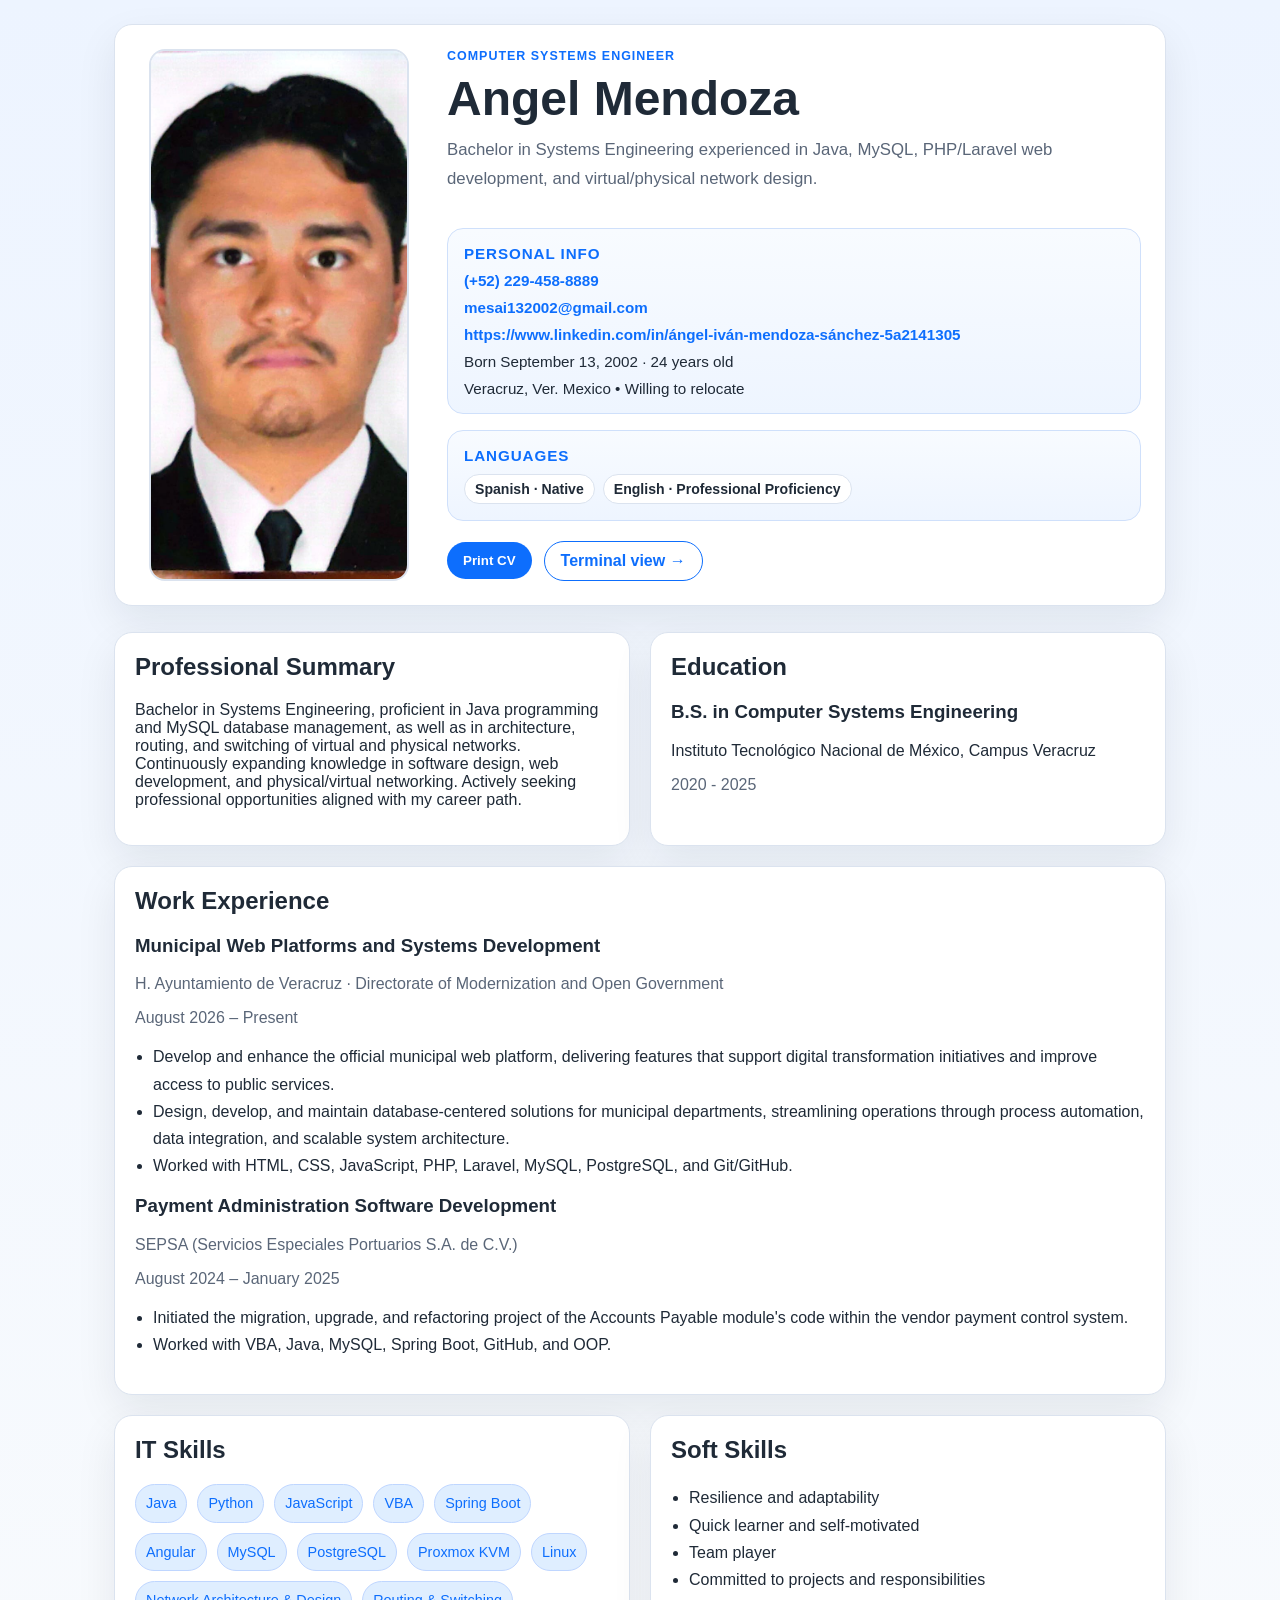
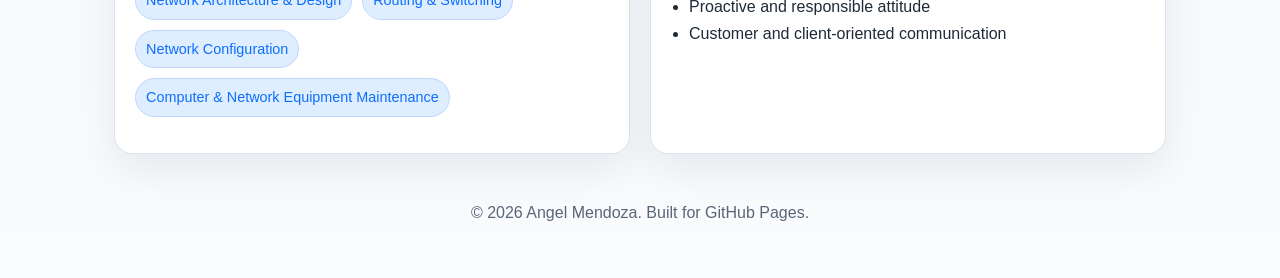
<file: index.html>
<!DOCTYPE html>
<html lang="en">
  <head>
    <meta charset="UTF-8" />
    <meta name="viewport" content="width=device-width, initial-scale=1.0" />
    <meta
      name="description"
      content="Angel Mendoza CV - Computer Systems Engineer"
    />
    <title>Angel Mendoza | CV</title>
    <link rel="stylesheet" href="styles.css" />
  </head>
  <body>
    <div class="page-shell">
      <header class="hero-card">
        <div class="hero-image-wrap">
          <img
            src="assets/FotoPerfil1.jpeg"
            alt="Angel Mendoza profile portrait"
            class="hero-image"
          />
        </div>

        <div class="hero-content">
          <p class="eyebrow">Computer Systems Engineer</p>
          <h1>Angel Mendoza</h1>
          <p class="lead">
            Bachelor in Systems Engineering experienced in Java, MySQL,
            PHP/Laravel web development, and virtual/physical network design.
          </p>

          <div class="hero-details-grid">
            <div class="contact-card">
              <h3>Personal Info</h3>
              <div class="contact-list">
                <a href="tel:+522294588889">(+52) 229-458-8889</a>
                <a href="mailto:mesai132002@gmail.com">mesai132002@gmail.com</a>
                <a href="https://www.linkedin.com/in/ángel-iván-mendoza-sánchez-5a2141305" target="_blank" rel="noreferrer">
                  https://www.linkedin.com/in/ángel-iván-mendoza-sánchez-5a2141305
                </a>
                <span>Born September 13, 2002 · <span data-age>24</span> years old</span>
                <span>Veracruz, Ver. Mexico • Willing to relocate</span>
              </div>
            </div>

            <div class="language-card">
              <h3>Languages</h3>
              <div class="language-tags">
                <span>Spanish · Native</span>
                <span>English · Professional Proficiency</span>
              </div>
            </div>
          </div>

          <div class="actions">
            <button id="printButton" type="button">Print CV</button>
            <a href="terminal.html" class="alt-view-link">Terminal view &rarr;</a>
          </div>
        </div>
      </header>

      <main class="grid-layout">
        <section class="panel">
          <h2>Professional Summary</h2>
          <p>
            Bachelor in Systems Engineering, proficient in Java programming and
            MySQL database management, as well as in architecture, routing, and
            switching of virtual and physical networks. Continuously expanding
            knowledge in software design, web development, and physical/virtual
            networking. Actively seeking professional opportunities aligned
            with my career path.
          </p>
        </section>

        <section class="panel">
          <h2>Education</h2>
          <div class="item">
            <h3>B.S. in Computer Systems Engineering</h3>
            <p>Instituto Tecnológico Nacional de México, Campus Veracruz</p>
            <p class="meta">2020 - 2025</p>
          </div>
        </section>

        <section class="panel wide">
          <h2>Work Experience</h2>

          <article class="item">
            <h3>Municipal Web Platforms and Systems Development</h3>
            <p class="company">H. Ayuntamiento de Veracruz · Directorate of Modernization and Open Government</p>
            <p class="meta">August 2026 – Present</p>
            <ul>
              <li>
                Develop and enhance the official municipal web platform,
                delivering features that support digital transformation
                initiatives and improve access to public services.
              </li>
              <li>
                Design, develop, and maintain database-centered solutions for
                municipal departments, streamlining operations through process
                automation, data integration, and scalable system architecture.
              </li>
              <li>Worked with HTML, CSS, JavaScript, PHP, Laravel, MySQL, PostgreSQL, and Git/GitHub.</li>
            </ul>
          </article>

          <article class="item">
            <h3>Payment Administration Software Development</h3>
            <p class="company">SEPSA (Servicios Especiales Portuarios S.A. de C.V.)</p>
            <p class="meta">August 2024 – January 2025</p>
            <ul>
              <li>
                Initiated the migration, upgrade, and refactoring project of the
                Accounts Payable module's code within the vendor payment control
                system.
              </li>
              <li>Worked with VBA, Java, MySQL, Spring Boot, GitHub, and OOP.</li>
            </ul>
          </article>
        </section>

        <section class="panel">
          <h2>IT Skills</h2>
          <ul class="chips-list">
            <li>Java</li>
            <li>Python</li>
            <li>JavaScript</li>
            <li>VBA</li>
            <li>Spring Boot</li>
            <li>Angular</li>
            <li>MySQL</li>
            <li>PostgreSQL</li>
            <li>Proxmox KVM</li>
            <li>Linux</li>
            <li>Network Architecture & Design</li>
            <li>Routing & Switching</li>
            <li>Network Configuration</li>
            <li>Computer & Network Equipment Maintenance</li>
          </ul>
        </section>

        <section class="panel">
          <h2>Soft Skills</h2>
          <ul>
            <li>Resilience and adaptability</li>
            <li>Quick learner and self-motivated</li>
            <li>Team player</li>
            <li>Committed to projects and responsibilities</li>
            <li>Proactive and responsible attitude</li>
            <li>Customer and client-oriented communication</li>
          </ul>
        </section>
      </main>
    </div>

    <footer class="site-footer">
      <p>© <span id="year"></span> Angel Mendoza. Built for GitHub Pages.</p>
    </footer>

    <script src="script.js"></script>
  </body>
</html>
</file>
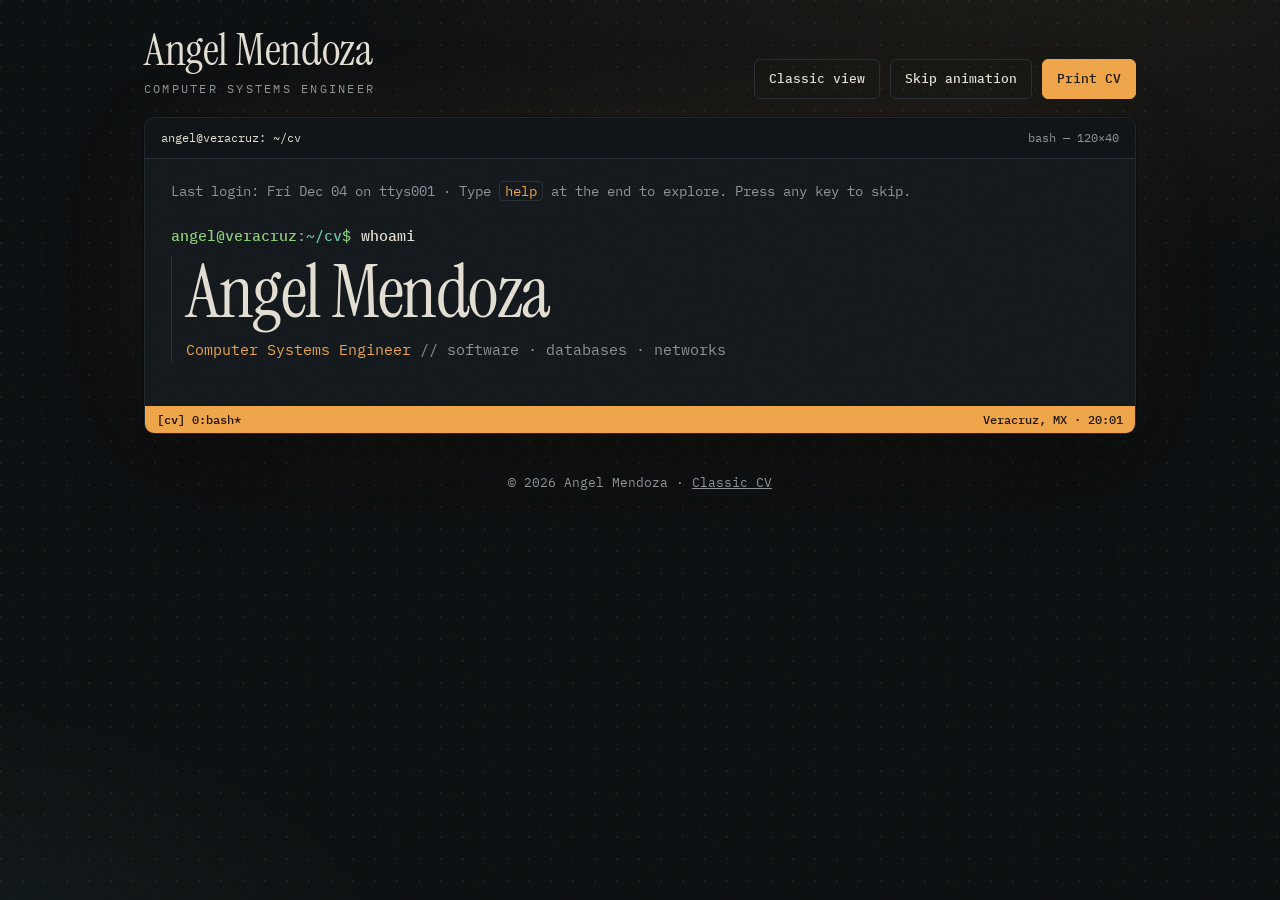
<file: terminal.html>
<!DOCTYPE html>
<html lang="en">
  <head>
    <meta charset="UTF-8" />
    <meta name="viewport" content="width=device-width, initial-scale=1.0" />
    <meta
      name="description"
      content="Angel Mendoza CV - Computer Systems Engineer (terminal view)"
    />
    <title>Angel Mendoza | Terminal CV</title>
    <link rel="preconnect" href="https://fonts.googleapis.com" />
    <link rel="preconnect" href="https://fonts.gstatic.com" crossorigin />
    <link
      href="https://fonts.googleapis.com/css2?family=IBM+Plex+Mono:ital,wght@0,400;0,500;0,600;1,400&family=Instrument+Serif:ital@0;1&display=swap"
      rel="stylesheet"
    />
    <link rel="stylesheet" href="terminal.css" />
  </head>
  <body>
    <header class="topbar">
      <div class="brand">
        <span class="brand-name">Angel Mendoza</span>
        <span class="brand-role">Computer Systems Engineer</span>
      </div>
      <nav class="topbar-actions" aria-label="View options">
        <a href="index.html" class="ghost-link">Classic view</a>
        <button type="button" id="skipButton" class="ghost-btn">Skip animation</button>
        <button type="button" id="printButton" class="solid-btn">Print CV</button>
      </nav>
    </header>

    <main class="stage">
      <div class="terminal" id="terminal">
        <div class="titlebar" aria-hidden="true">
          <span class="titlebar-path">angel@veracruz: ~/cv</span>
          <span class="titlebar-shell">bash — 120×40</span>
        </div>

        <div class="screen" id="screen">
          <p class="motd">
            Last login: <span id="lastLogin">Sun Oct 4</span> on ttys001 · Type
            <kbd>help</kbd> at the end to explore. Press any key to skip.
          </p>

          <!-- whoami -->
          <section class="block" data-cmd="whoami" aria-label="Identity">
            <div class="prompt-line">
              <span class="ps1">angel@veracruz<span class="ps1-sep">:</span><span class="ps1-path">~/cv</span>$</span>
              <span class="cmd">whoami</span>
            </div>
            <div class="output">
              <h1 class="who-name">Angel Mendoza</h1>
              <p class="who-role">Computer Systems Engineer <span class="dim">// software · databases · networks</span></p>
            </div>
          </section>

          <!-- profile -->
          <section class="block" data-cmd="contact" aria-label="Personal information">
            <div class="prompt-line">
              <span class="ps1">angel@veracruz<span class="ps1-sep">:</span><span class="ps1-path">~/cv</span>$</span>
              <span class="cmd">cat profile.json</span>
            </div>
            <div class="output json">
<pre>{
  <span class="k">"role"</span>: <span class="s">"Computer Systems Engineer"</span>,
  <span class="k">"location"</span>: <span class="s">"Veracruz, Mexico"</span>,
  <span class="k">"phone"</span>: <a class="s" href="tel:+522294588889">"+52 229 458 8889"</a>,
  <span class="k">"email"</span>: <a class="s" href="mailto:mesai132002@gmail.com">"mesai132002@gmail.com"</a>,
  <span class="k">"linkedin"</span>: <a class="s" href="https://www.linkedin.com/in/ángel-iván-mendoza-sánchez-5a2141305" target="_blank" rel="noreferrer">"in/ángel-iván-mendoza-sánchez"</a>,
  <span class="k">"birthdate"</span>: <span class="s">"2002-09-13"</span>,
  <span class="k">"age"</span>: <span class="n" data-age>24</span>,
  <span class="k">"willing_to_relocate"</span>: <span class="n">true</span>
}</pre>
            </div>
          </section>

          <!-- summary -->
          <section class="block" data-cmd="summary" aria-label="Professional summary">
            <div class="prompt-line">
              <span class="ps1">angel@veracruz<span class="ps1-sep">:</span><span class="ps1-path">~/cv</span>$</span>
              <span class="cmd">cat summary.md</span>
            </div>
            <div class="output prose">
              <p class="md-h"># Professional Summary</p>
              <p>
                Bachelor in Systems Engineering, proficient in Java programming
                and MySQL database management, as well as in architecture,
                routing, and switching of virtual and physical networks.
                Continuously expanding knowledge in software design, web
                development, and physical/virtual networking. Actively seeking
                professional opportunities aligned with my career path.
              </p>
            </div>
          </section>

          <!-- experience -->
          <section class="block" data-cmd="experience" aria-label="Work experience">
            <div class="prompt-line">
              <span class="ps1">angel@veracruz<span class="ps1-sep">:</span><span class="ps1-path">~/cv</span>$</span>
              <span class="cmd">git log --career</span>
            </div>
            <div class="output">
              <article class="commit">
                <p class="commit-head">
                  <span class="hash">commit 8e41c0a</span>
                  <span class="refs">(<span class="ref-head">HEAD -&gt; career</span>, <span class="ref-tag">present</span>)</span>
                </p>
                <p class="commit-meta"><span class="dim">Org:</span>  H. Ayuntamiento de Veracruz · Directorate of Modernization and Open Government</p>
                <p class="commit-meta"><span class="dim">Date:</span> August 2026 — Present</p>
                <h2 class="commit-msg"><span class="type">feat:</span> Municipal Web Platforms and Systems Development</h2>
                <ul class="commit-body">
                  <li>Develop and enhance the official municipal web platform, delivering features that support digital transformation initiatives and improve access to public services.</li>
                  <li>Design, develop, and maintain database-centered solutions for municipal departments, streamlining operations through process automation, data integration, and scalable system architecture.</li>
                </ul>
                <p class="stack"><span class="dim">stack:</span>
                  <span>HTML</span><span>CSS</span><span>JavaScript</span><span>PHP</span><span>Laravel</span><span>MySQL</span><span>PostgreSQL</span><span>Git/GitHub</span>
                </p>
              </article>

              <article class="commit">
                <p class="commit-head">
                  <span class="hash">commit 3b9d27f</span>
                </p>
                <p class="commit-meta"><span class="dim">Org:</span>  SEPSA (Servicios Especiales Portuarios S.A. de C.V.)</p>
                <p class="commit-meta"><span class="dim">Date:</span> August 2024 — January 2025</p>
                <h2 class="commit-msg"><span class="type">refactor:</span> Payment Administration Software Development</h2>
                <ul class="commit-body">
                  <li>Initiated the migration, upgrade, and refactoring project of the "Accounts Payable" module's code within SEPSA's vendor payment control system.</li>
                </ul>
                <p class="stack"><span class="dim">stack:</span>
                  <span>VBA</span><span>OOP</span><span>Java</span><span>MySQL</span><span>Spring Boot</span><span>GitHub</span>
                </p>
              </article>
            </div>
          </section>

          <!-- education -->
          <section class="block" data-cmd="education" aria-label="Education">
            <div class="prompt-line">
              <span class="ps1">angel@veracruz<span class="ps1-sep">:</span><span class="ps1-path">~/cv</span>$</span>
              <span class="cmd">cat education.md</span>
            </div>
            <div class="output prose">
              <p class="md-h"># B.S. in Computer Systems Engineering</p>
              <p>Instituto Tecnológico Nacional de México, Campus Veracruz</p>
              <p><span class="dim">period:</span> 2020 — 2025 <span class="ok">[completed]</span></p>
            </div>
          </section>

          <!-- skills -->
          <section class="block" data-cmd="skills" aria-label="IT skills">
            <div class="prompt-line">
              <span class="ps1">angel@veracruz<span class="ps1-sep">:</span><span class="ps1-path">~/cv</span>$</span>
              <span class="cmd">tree skills/</span>
            </div>
            <div class="output">
              <p class="tree-root">skills/</p>
              <ul class="tree">
                <li><span class="dir">languages/</span><span class="leaf">Java · Python · JavaScript · VBA</span></li>
                <li><span class="dir">frameworks/</span><span class="leaf">Spring Boot · Angular</span></li>
                <li><span class="dir">databases/</span><span class="leaf">MySQL · PostgreSQL</span></li>
                <li><span class="dir">infrastructure/</span><span class="leaf">Proxmox KVM · Linux</span></li>
                <li><span class="dir">network/</span><span class="leaf">Architecture &amp; design · Routing · Switching · Configuration</span></li>
                <li><span class="dir">maintenance/</span><span class="leaf">Computers &amp; network devices</span></li>
              </ul>
              <p class="dim">6 directories, 15 skills</p>
            </div>
          </section>

          <!-- languages -->
          <section class="block" data-cmd="languages" aria-label="Languages">
            <div class="prompt-line">
              <span class="ps1">angel@veracruz<span class="ps1-sep">:</span><span class="ps1-path">~/cv</span>$</span>
              <span class="cmd">locale</span>
            </div>
            <div class="output">
<pre><span class="k">LANG</span>=<span class="s">es_MX.UTF-8</span>       <span class="dim"># Spanish — Native</span>
<span class="k">LANGUAGE</span>=<span class="s">en_US.UTF-8</span>   <span class="dim"># English — Professional proficiency</span></pre>
            </div>
          </section>

          <!-- soft skills -->
          <section class="block" data-cmd="soft-skills" aria-label="Soft skills">
            <div class="prompt-line">
              <span class="ps1">angel@veracruz<span class="ps1-sep">:</span><span class="ps1-path">~/cv</span>$</span>
              <span class="cmd">systemctl status soft-skills</span>
            </div>
            <div class="output">
              <p><span class="ok">●</span> soft-skills.service — professional attributes</p>
              <p class="svc-meta"><span class="dim">Active:</span> <span class="ok">active (running)</span> since 2020</p>
              <ul class="svc-list">
                <li>Resilience and adaptability for different projects</li>
                <li>Quick learner and self-motivated</li>
                <li>Team player</li>
                <li>Committed to the work and projects</li>
                <li>Proactive and responsible attitude</li>
                <li>Customer and client-oriented communication</li>
              </ul>
            </div>
          </section>

          <div id="history" aria-live="polite"></div>

          <form class="input-line" id="shellForm" autocomplete="off">
            <label for="shellInput" class="ps1">angel@veracruz<span class="ps1-sep">:</span><span class="ps1-path">~/cv</span>$</label>
            <input
              id="shellInput"
              type="text"
              spellcheck="false"
              autocapitalize="off"
              aria-label="Type a command, for example help"
              placeholder="type help"
            />
          </form>

          <div class="quick" aria-label="Quick commands">
            <button type="button" data-run="help">help</button>
            <button type="button" data-run="contact">contact</button>
            <button type="button" data-run="experience">experience</button>
            <button type="button" data-run="skills">skills</button>
            <button type="button" data-run="clear">clear</button>
          </div>
        </div>

        <div class="statusbar" aria-hidden="true">
          <span class="status-left"><span class="status-tag">[cv]</span> 0:bash*</span>
          <span class="status-right">Veracruz, MX · <span id="clock">--:--</span></span>
        </div>
      </div>
    </main>

    <footer class="site-footer">
      <p>© <span id="year"></span> Angel Mendoza · <a href="index.html">Classic CV</a></p>
    </footer>

    <script src="terminal.js"></script>
  </body>
</html>
</file>
<file: styles.css>
:root {
  --bg: #f4f7fb;
  --surface: #ffffff;
  --text: #1f2a37;
  --muted: #5a6678;
  --accent: #0d6efd;
  --accent-soft: #dfeeff;
  --border: #dbe3ef;
  --shadow: 0 16px 40px rgba(15, 23, 42, 0.08);
}

* {
  box-sizing: border-box;
}

body {
  margin: 0;
  font-family: Arial, Helvetica, sans-serif;
  background: linear-gradient(180deg, #edf4ff, #f9fbfd);
  color: var(--text);
}

.page-shell {
  max-width: 1100px;
  margin: 0 auto;
  padding: 24px;
}

.hero-card,
.panel {
  background: var(--surface);
  border: 1px solid var(--border);
  border-radius: 18px;
  box-shadow: var(--shadow);
}

.hero-card {
  display: grid;
  grid-template-columns: 280px 1fr;
  gap: 28px;
  padding: 24px;
  align-items: stretch;
}

.hero-content {
  display: flex;
  flex-direction: column;
  justify-content: center;
}

.hero-image-wrap {
  display: flex;
  justify-content: center;
}

.hero-image {
  width: 100%;
  max-width: 260px;
  height: auto;
  object-fit: cover;
  border-radius: 16px;
  border: 2px solid var(--border);
}

.eyebrow {
  margin: 0 0 8px;
  color: var(--accent);
  text-transform: uppercase;
  letter-spacing: 0.08em;
  font-size: 0.78rem;
  font-weight: 700;
}

h1,
h2,
h3,
p {
  margin-top: 0;
}

h1 {
  margin-bottom: 10px;
  font-size: clamp(2rem, 4vw, 3rem);
}

.lead {
  color: var(--muted);
  font-size: 1.05rem;
  line-height: 1.7;
}

.hero-details-grid {
  display: grid;
  grid-template-columns: 1fr;
  gap: 16px;
  margin-top: 18px;
}

.contact-card,
.language-card {
  background: linear-gradient(180deg, #f8fbff, #eef5ff);
  border: 1px solid #cfe0fb;
  border-radius: 16px;
  padding: 16px;
}

.contact-card h3,
.language-card h3 {
  margin-bottom: 10px;
  font-size: 0.95rem;
  color: var(--accent);
  text-transform: uppercase;
  letter-spacing: 0.06em;
}

.contact-list {
  display: grid;
  gap: 10px;
}

.contact-list a,
.contact-list span {
  color: var(--text);
  font-size: 0.95rem;
}

.contact-list a {
  text-decoration: none;
  color: var(--accent);
  font-weight: 700;
}

.language-tags {
  display: flex;
  flex-wrap: wrap;
  gap: 8px;
}

.language-tags span {
  background: white;
  border: 1px solid var(--border);
  border-radius: 999px;
  padding: 6px 10px;
  font-size: 0.88rem;
  font-weight: 700;
  color: var(--text);
}

.actions {
  margin-top: 20px;
}

button {
  border: none;
  border-radius: 999px;
  background: var(--accent);
  color: white;
  padding: 11px 16px;
  font-weight: 700;
  cursor: pointer;
}

button:hover {
  opacity: 0.92;
}

.actions {
  display: flex;
  flex-wrap: wrap;
  align-items: center;
  gap: 12px;
}

.alt-view-link {
  border: 1px solid var(--accent);
  border-radius: 999px;
  color: var(--accent);
  padding: 10px 16px;
  font-weight: 700;
  text-decoration: none;
}

.alt-view-link:hover {
  background: var(--accent-soft);
}

.grid-layout {
  display: grid;
  grid-template-columns: repeat(2, minmax(0, 1fr));
  gap: 20px;
  margin-top: 26px;
}

.panel {
  padding: 20px;
}

.panel.wide {
  grid-column: 1 / -1;
}

.item + .item {
  margin-top: 16px;
}

.company,
.meta {
  color: var(--muted);
}

ul {
  padding-left: 18px;
  line-height: 1.7;
}

.chips-list {
  list-style: none;
  padding: 0;
  display: flex;
  flex-wrap: wrap;
  gap: 10px;
}

.chips-list li {
  background: var(--accent-soft);
  color: var(--accent);
  border: 1px solid #bfd6ff;
  padding: 6px 10px;
  border-radius: 999px;
  font-size: 0.9rem;
}

.site-footer {
  text-align: center;
  padding: 26px 12px 40px;
  color: var(--muted);
}

@media (max-width: 820px) {
  .hero-card,
  .grid-layout {
    grid-template-columns: 1fr;
  }

  .hero-card {
    text-align: center;
  }

  .contact-list {
    justify-content: center;
  }

  .language-tags,
  .actions {
    justify-content: center;
  }
}

@media print {
  body {
    background: white;
  }

  .hero-card,
  .panel {
    box-shadow: none;
  }

  .actions {
    display: none;
  }
}
</file>
<file: terminal.css>
:root {
  --bg: #0a0d0f;
  --term: #11161a;
  --term-edge: #1d252b;
  --line: #242d34;
  --text: #e4dfd3;
  --muted: #8d949a;
  --amber: #f0a548;
  --teal: #6cc3b0;
  --sand: #d8c79c;
  --rose: #e8806f;
  --green: #8fcf7a;
  --mono: "IBM Plex Mono", ui-monospace, Consolas, monospace;
  --serif: "Instrument Serif", Georgia, serif;
}

* {
  box-sizing: border-box;
}

html {
  scroll-behavior: smooth;
}

body {
  margin: 0;
  min-height: 100vh;
  background:
    radial-gradient(1200px 600px at 80% -10%, rgba(240, 165, 72, 0.08), transparent 60%),
    radial-gradient(900px 500px at -10% 110%, rgba(108, 195, 176, 0.07), transparent 60%),
    radial-gradient(circle at 1px 1px, rgba(228, 223, 211, 0.06) 1px, transparent 0) 0 0 / 22px 22px,
    var(--bg);
  color: var(--text);
  font-family: var(--mono);
  font-size: 15px;
  line-height: 1.6;
}

/* film grain */
body::after {
  content: "";
  position: fixed;
  inset: 0;
  pointer-events: none;
  opacity: 0.05;
  background-image: url("data:image/svg+xml;utf8,<svg xmlns='http://www.w3.org/2000/svg' width='160' height='160'><filter id='n'><feTurbulence type='fractalNoise' baseFrequency='0.9' numOctaves='2' stitchTiles='stitch'/></filter><rect width='100%' height='100%' filter='url(%23n)'/></svg>");
}

a {
  color: inherit;
}

:focus-visible {
  outline: 2px solid var(--amber);
  outline-offset: 2px;
}

/* ---------- top bar ---------- */

.topbar {
  max-width: 1040px;
  margin: 0 auto;
  padding: 28px 24px 18px;
  display: flex;
  align-items: flex-end;
  justify-content: space-between;
  gap: 16px;
  flex-wrap: wrap;
}

.brand {
  display: flex;
  flex-direction: column;
}

.brand-name {
  font-family: var(--serif);
  font-size: clamp(2rem, 5vw, 2.8rem);
  line-height: 1;
  letter-spacing: -0.01em;
}

.brand-role {
  margin-top: 6px;
  color: var(--muted);
  font-size: 0.78rem;
  letter-spacing: 0.18em;
  text-transform: uppercase;
}

.topbar-actions {
  display: flex;
  gap: 10px;
  flex-wrap: wrap;
}

.ghost-link,
.ghost-btn,
.solid-btn {
  font: 500 0.82rem/1 var(--mono);
  min-height: 40px;
  padding: 0 14px;
  display: inline-flex;
  align-items: center;
  border-radius: 6px;
  cursor: pointer;
  text-decoration: none;
  transition: background-color 160ms ease, border-color 160ms ease, color 160ms ease;
}

.ghost-link,
.ghost-btn {
  color: var(--text);
  background: transparent;
  border: 1px solid var(--line);
}

.ghost-link:hover,
.ghost-btn:hover {
  border-color: var(--amber);
  color: var(--amber);
}

.solid-btn {
  border: 1px solid var(--amber);
  background: var(--amber);
  color: #1a1206;
}

.solid-btn:hover {
  background: #f5b968;
}

.ghost-btn[hidden] {
  display: none;
}

/* ---------- terminal window ---------- */

.stage {
  max-width: 1040px;
  margin: 0 auto;
  padding: 0 24px;
}

.terminal {
  background: var(--term);
  border: 1px solid var(--term-edge);
  border-radius: 10px;
  overflow: hidden;
  box-shadow:
    0 0 0 1px rgba(0, 0, 0, 0.4),
    0 30px 80px -20px rgba(0, 0, 0, 0.75),
    0 0 120px -40px rgba(240, 165, 72, 0.18);
}

.titlebar {
  display: flex;
  justify-content: space-between;
  gap: 12px;
  padding: 10px 16px;
  background: #0d1114;
  border-bottom: 1px solid var(--line);
  color: var(--muted);
  font-size: 0.78rem;
}

.titlebar-path {
  color: var(--text);
}

.screen {
  padding: 22px 26px 18px;
  cursor: text;
}

.motd {
  margin: 0 0 22px;
  color: var(--muted);
  font-size: 0.85rem;
}

kbd {
  font-family: var(--mono);
  color: var(--amber);
  border: 1px solid var(--line);
  border-radius: 4px;
  padding: 0 5px;
}

.block {
  margin-bottom: 26px;
}

.block.pending {
  display: none;
}

.prompt-line,
.input-line {
  display: flex;
  flex-wrap: wrap;
  gap: 0 10px;
  align-items: baseline;
}

.ps1 {
  color: var(--green);
  font-weight: 500;
  white-space: nowrap;
}

.ps1-sep {
  color: var(--muted);
}

.ps1-path {
  color: var(--teal);
}

.cmd {
  color: var(--text);
  font-weight: 500;
}

.cmd.typing::after {
  content: "";
  display: inline-block;
  width: 0.6em;
  height: 1.1em;
  margin-left: 2px;
  vertical-align: -0.18em;
  background: var(--amber);
  animation: blink 1s steps(1) infinite;
}

@keyframes blink {
  50% {
    opacity: 0;
  }
}

.output {
  margin-top: 8px;
  padding-left: 14px;
  border-left: 1px solid var(--line);
}

.output.hidden {
  display: none;
}

.output.reveal > * {
  animation: rise 260ms cubic-bezier(0.2, 0.7, 0.2, 1) both;
}

.output.reveal > *:nth-child(2) { animation-delay: 50ms; }
.output.reveal > *:nth-child(3) { animation-delay: 100ms; }
.output.reveal > *:nth-child(4) { animation-delay: 150ms; }

@keyframes rise {
  from {
    opacity: 0;
    transform: translateY(4px);
  }
}

.output p,
.output pre,
.output ul,
.output h1,
.output h2 {
  margin: 0;
}

pre {
  font-family: var(--mono);
  white-space: pre-wrap;
  word-break: break-word;
}

.dim {
  color: var(--muted);
}

.ok {
  color: var(--green);
}

.k {
  color: var(--teal);
}

.s {
  color: var(--sand);
}

a.s {
  text-decoration: underline;
  text-decoration-color: rgba(216, 199, 156, 0.35);
  text-underline-offset: 3px;
}

a.s:hover {
  color: var(--amber);
  text-decoration-color: var(--amber);
}

.n {
  color: var(--rose);
}

/* whoami */

.who-name {
  font-family: var(--serif);
  font-weight: 400;
  font-size: clamp(2.6rem, 8vw, 4.6rem);
  line-height: 1;
  letter-spacing: -0.02em;
  color: var(--text);
}

.who-role {
  margin-top: 8px !important;
  color: var(--amber);
}

/* markdown-ish prose */

.prose {
  max-width: 72ch;
}

.prose p + p {
  margin-top: 6px;
}

.md-h {
  color: var(--amber);
  font-weight: 600;
  margin-bottom: 6px !important;
}

/* git log */

.commit + .commit {
  margin-top: 22px;
}

.hash {
  color: var(--amber);
}

.refs {
  color: var(--muted);
}

.ref-head {
  color: var(--teal);
  font-weight: 600;
}

.ref-tag {
  color: var(--rose);
}

.commit-meta {
  white-space: pre-wrap;
}

.commit-msg {
  margin: 10px 0 6px 2ch !important;
  font-size: 1rem;
  font-weight: 600;
}

.type {
  color: var(--teal);
}

.commit-body {
  list-style: none;
  padding: 0 0 0 2ch;
  max-width: 78ch;
}

.commit-body li {
  position: relative;
  padding-left: 2ch;
}

.commit-body li + li {
  margin-top: 4px;
}

.commit-body li::before {
  content: "-";
  position: absolute;
  left: 0;
  color: var(--muted);
}

.stack {
  margin: 10px 0 0 2ch !important;
  display: flex;
  flex-wrap: wrap;
  gap: 6px;
  align-items: center;
  font-size: 0.82rem;
}

.stack span:not(.dim) {
  border: 1px solid var(--line);
  border-radius: 4px;
  padding: 1px 7px;
  color: var(--sand);
}

/* tree */

.tree-root {
  color: var(--teal);
  font-weight: 600;
}

.tree {
  list-style: none;
  padding: 0;
  margin: 2px 0 8px !important;
}

.tree li {
  display: grid;
  grid-template-columns: 4ch 17ch 1fr;
  align-items: baseline;
}

.tree li::before {
  content: "├──";
  color: var(--muted);
}

.tree li:last-child::before {
  content: "└──";
}

.dir {
  color: var(--teal);
}

.leaf {
  color: var(--text);
}

/* systemctl */

.svc-meta {
  padding-left: 2ch;
}

.svc-list {
  list-style: none;
  padding: 4px 0 0 2ch;
}

.svc-list li::before {
  content: "├─ ";
  color: var(--muted);
}

.svc-list li:last-child::before {
  content: "└─ ";
}

/* interactive shell */

#history .block {
  margin-bottom: 22px;
}

.error {
  color: var(--rose);
}

.help-grid {
  display: grid;
  grid-template-columns: 14ch 1fr;
  gap: 2px 12px;
}

.help-grid dt {
  color: var(--amber);
}

.help-grid dd {
  margin: 0;
  color: var(--muted);
}

.input-line {
  position: relative;
}

.input-line input {
  flex: 1;
  min-width: 10ch;
  background: transparent;
  border: 0;
  outline: 0;
  color: var(--text);
  font: 500 1rem var(--mono);
  caret-color: var(--amber);
  padding: 0;
}

.input-line input::placeholder {
  color: #4f585f;
}

.input-line.pending,
.quick.pending {
  display: none;
}

.quick {
  margin-top: 16px;
  display: flex;
  flex-wrap: wrap;
  gap: 8px;
}

.quick button {
  font: 500 0.8rem var(--mono);
  min-height: 36px;
  padding: 0 12px;
  color: var(--muted);
  background: #0d1114;
  border: 1px solid var(--line);
  border-radius: 4px;
  cursor: pointer;
  transition: color 160ms ease, border-color 160ms ease;
}

.quick button::before {
  content: "$ ";
  color: var(--green);
}

.quick button:hover {
  color: var(--text);
  border-color: var(--amber);
}

.statusbar {
  display: flex;
  justify-content: space-between;
  gap: 12px;
  padding: 4px 12px;
  background: var(--amber);
  color: #1a1206;
  font-size: 0.75rem;
  font-weight: 500;
}

.status-tag {
  font-weight: 600;
}

.site-footer {
  text-align: center;
  padding: 26px 16px 40px;
  color: var(--muted);
  font-size: 0.8rem;
}

.site-footer a:hover {
  color: var(--amber);
}

/* ---------- responsive ---------- */

@media (max-width: 640px) {
  body {
    font-size: 13.5px;
  }

  .topbar,
  .stage {
    padding-left: 16px;
    padding-right: 16px;
  }

  .screen {
    padding: 18px 14px 14px;
  }

  .output {
    padding-left: 10px;
  }

  .titlebar-shell {
    display: none;
  }

  .tree li {
    grid-template-columns: 4ch 1fr;
  }

  .tree .leaf {
    grid-column: 2;
    padding-bottom: 4px;
    color: var(--muted);
  }

  .commit-msg,
  .commit-body,
  .stack {
    margin-left: 0 !important;
    padding-left: 0;
  }

  .help-grid {
    grid-template-columns: 1fr;
  }

  .help-grid dd {
    margin-bottom: 6px;
  }
}

@media (prefers-reduced-motion: reduce) {
  *,
  *::before,
  *::after {
    animation: none !important;
    transition: none !important;
  }
}

/* ---------- print: a clean, ink-friendly document ---------- */

@media print {
  :root {
    --text: #111;
    --muted: #555;
    --amber: #8a5300;
    --teal: #0d5c4f;
    --sand: #222;
    --rose: #8a2f22;
    --green: #2c5d1d;
    --line: #ccc;
  }

  body {
    background: #fff;
    font-size: 11px;
  }

  body::after,
  .topbar-actions,
  .titlebar,
  .statusbar,
  .motd,
  .input-line,
  .quick,
  #history,
  .site-footer {
    display: none !important;
  }

  .terminal {
    background: #fff;
    border: 0;
    box-shadow: none;
  }

  .screen {
    padding: 0;
  }

  .block,
  .block.pending,
  .output.hidden {
    display: block !important;
  }

  .block {
    break-inside: avoid;
    margin-bottom: 16px;
  }
}
</file>
